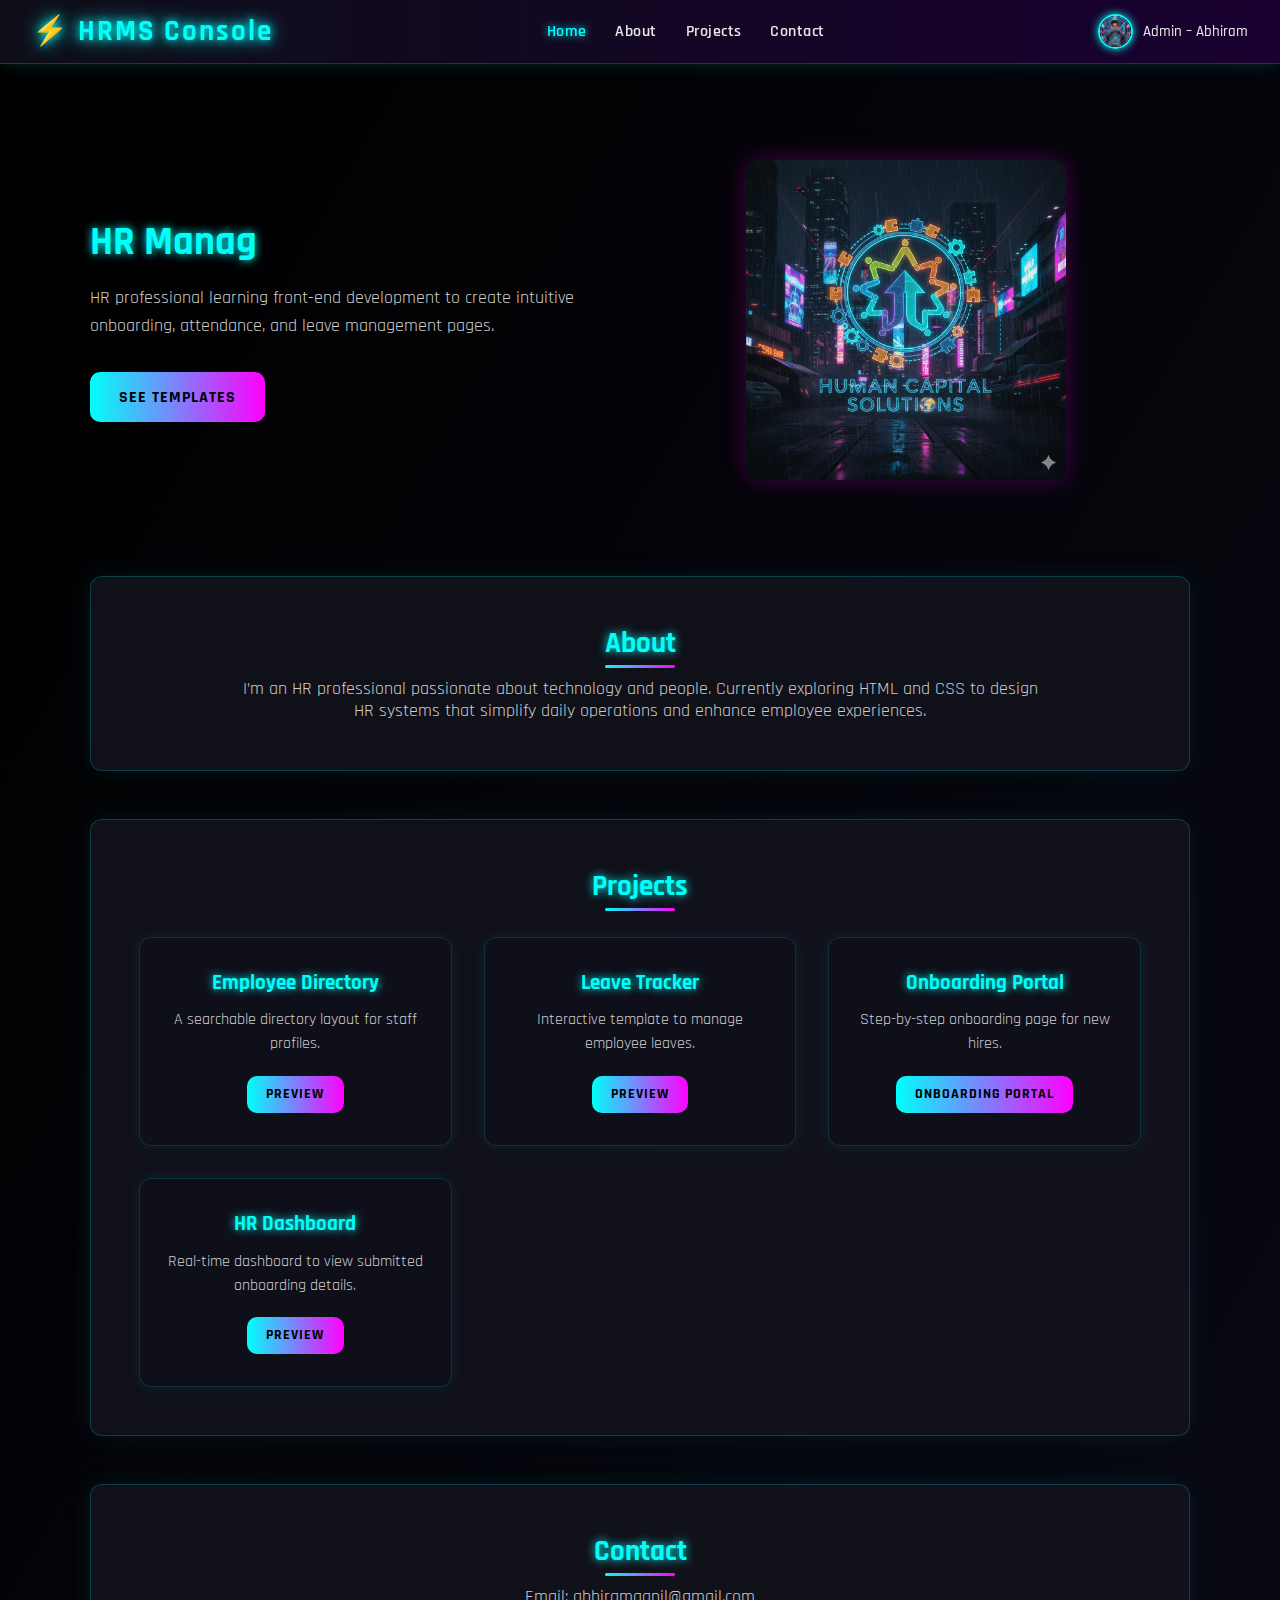
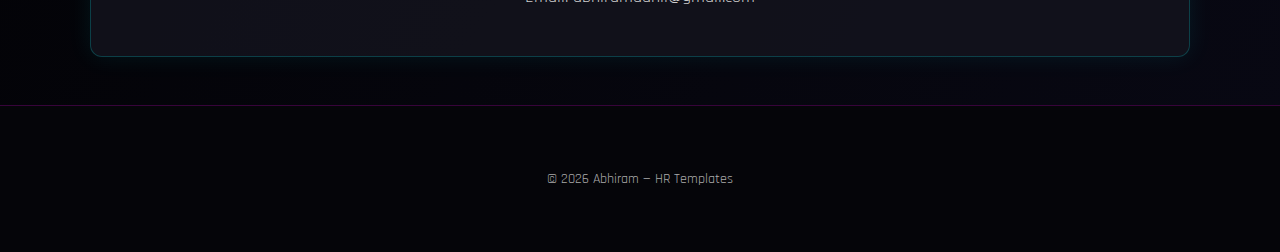
<file: index.html>
<!DOCTYPE html>
<html lang="en">
<head>
  <meta charset="utf-8" />
  <meta name="viewport" content="width=device-width, initial-scale=1" />
  <title>HR Portfolio — Abhiram</title>
  <link rel="stylesheet" href="css/style.css" />
  <link href="https://fonts.googleapis.com/css2?family=Rajdhani:wght@400;600&display=swap" rel="stylesheet">
</head>
<body>
  <header class="topbar">
  <div class="logo">⚡ HRMS Console</div>

  <nav class="navbar">
    <a href="#hero" class="nav-item active">Home</a>
    <a href="#about" class="nav-item">About</a>
    <a href="#projects" class="nav-item">Projects</a>
    <a href="#contact" class="nav-item">Contact</a>
  </nav>

  <div class="profile">
    <img src="images/admin.jpg" alt="Admin Avatar" class="avatar">
    <span class="admin-name">Admin – Abhiram</span>
  </div>
</header>


  <main>
    <section id="hero" class="hero container">
      <div class="hero-text">
        <h2 id="typed-text"></h2>
        <p>HR professional learning front-end development to create intuitive onboarding, attendance, and leave management pages.</p>
        <a class="btn" href="#projects">See Templates</a>
      </div>
      <div class="hero-image">
        <!-- This must match the filename you put in the images/ folder -->
        <img src="images/profile.png" alt="Profile image" width="260">
      </div>
    </section>

    <section id="about" class="container about">
      <h3>About</h3>
      <p>I’m an HR professional passionate about technology and people. Currently exploring HTML and CSS to design HR systems that simplify daily operations and enhance employee experiences.</p>
    </section>

    <section id="projects" class="container projects">
  <h3>Projects</h3>
  <div class="card-grid">
    <article class="card">
      <h4>Employee Directory</h4>
      <p>A searchable directory layout for staff profiles.</p>
      <a class="btn small" href="templates/employee_directory.html" target="_blank">Preview</a>
    </article>

    <article class="card">
      <h4>Leave Tracker</h4>
      <p>Interactive template to manage employee leaves.</p>
       <a class="btn small" href="templates/leave_tracker.html" target="_blank">Preview</a>
    </article>

    <article class="card">
      <h4>Onboarding Portal</h4>
      <p>Step-by-step onboarding page for new hires.</p>
      <a class="btn small" href="templates/onboarding_portal.html" target="_blank">Onboarding Portal</a>
    </article>

    <article class="card">
       <h4>HR Dashboard</h4>
       <p>Real-time dashboard to view submitted onboarding details.</p>
       <a class="btn small" href="templates/hr_dashboard.html" target="_blank">Preview</a>
    </article>

  </div>
</section>

    <section id="contact" class="container contact">
      <h3>Contact</h3>
      <p>Email: abhiramaanil@gmail.com</p>
    </section>
  </main>

  <footer class="site-footer">
    <div class="container">
      <p>© <span id="year"></span> Abhiram — HR Templates</p>
    </div>
  </footer>

<script>
  document.getElementById('year').textContent = new Date().getFullYear();
  // ===== TYPING EFFECT =====
const text = "HR Management Templates";
const speed = 100; // milliseconds per letter
let i = 0;

function typeEffect() {
  if (i < text.length) {
    document.getElementById("typed-text").innerHTML += text.charAt(i);
    i++;
    setTimeout(typeEffect, speed);
  }
}

window.onload = typeEffect;
</script>
</body>
</html>
</file>
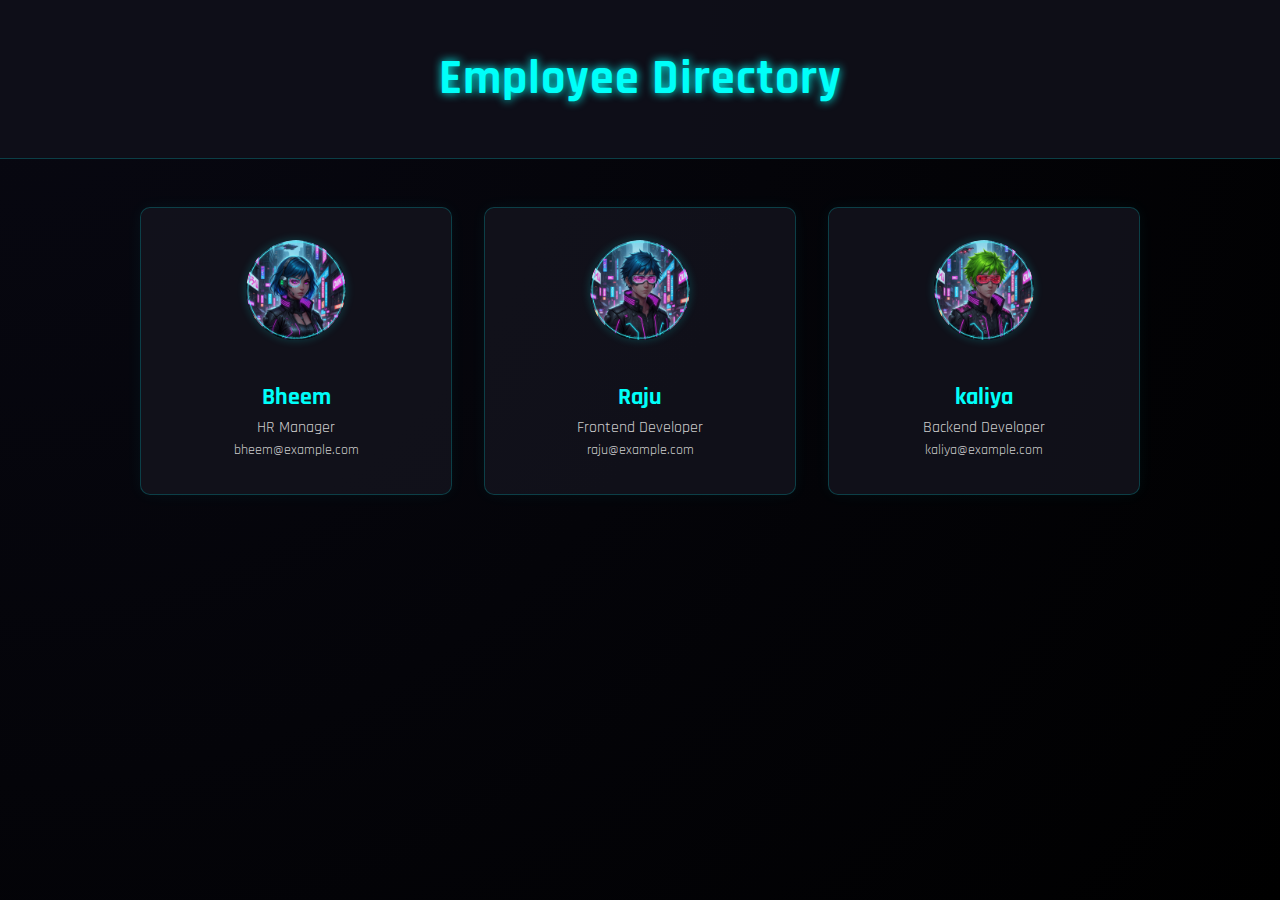
<file: employee_directory.html>
<!DOCTYPE html>
<html lang="en">
<head>
  <meta charset="utf-8" />
  <meta name="viewport" content="width=device-width, initial-scale=1" />
  <title>Employee Directory — HRMS</title>
  <link rel="stylesheet" href="../css/directory.css" />
</head>
<body>
  <header class="topbar">
    <h1>Employee Directory</h1>
  </header>

  <main class="directory">
    <div class="employee-card">
      <img src="../images/bheem.jpg" alt="Employee Photo">
      <h2>Bheem</h2>
      <p>HR Manager</p>
      <p class="email">bheem@example.com</p>
    </div>

    <div class="employee-card">
      <img src="../images/raju.jpg" alt="Employee Photo">
      <h2>Raju </h2>
      <p>Frontend Developer</p>
      <p class="email">raju@example.com</p>
    </div>

    <div class="employee-card">
      <img src="../images/kaliya.jpg" alt="Employee Photo">
      <h2>kaliya</h2>
      <p>Backend Developer</p>
      <p class="email">kaliya@example.com</p>
    </div>
  </main>
</body>
</html>
</file>
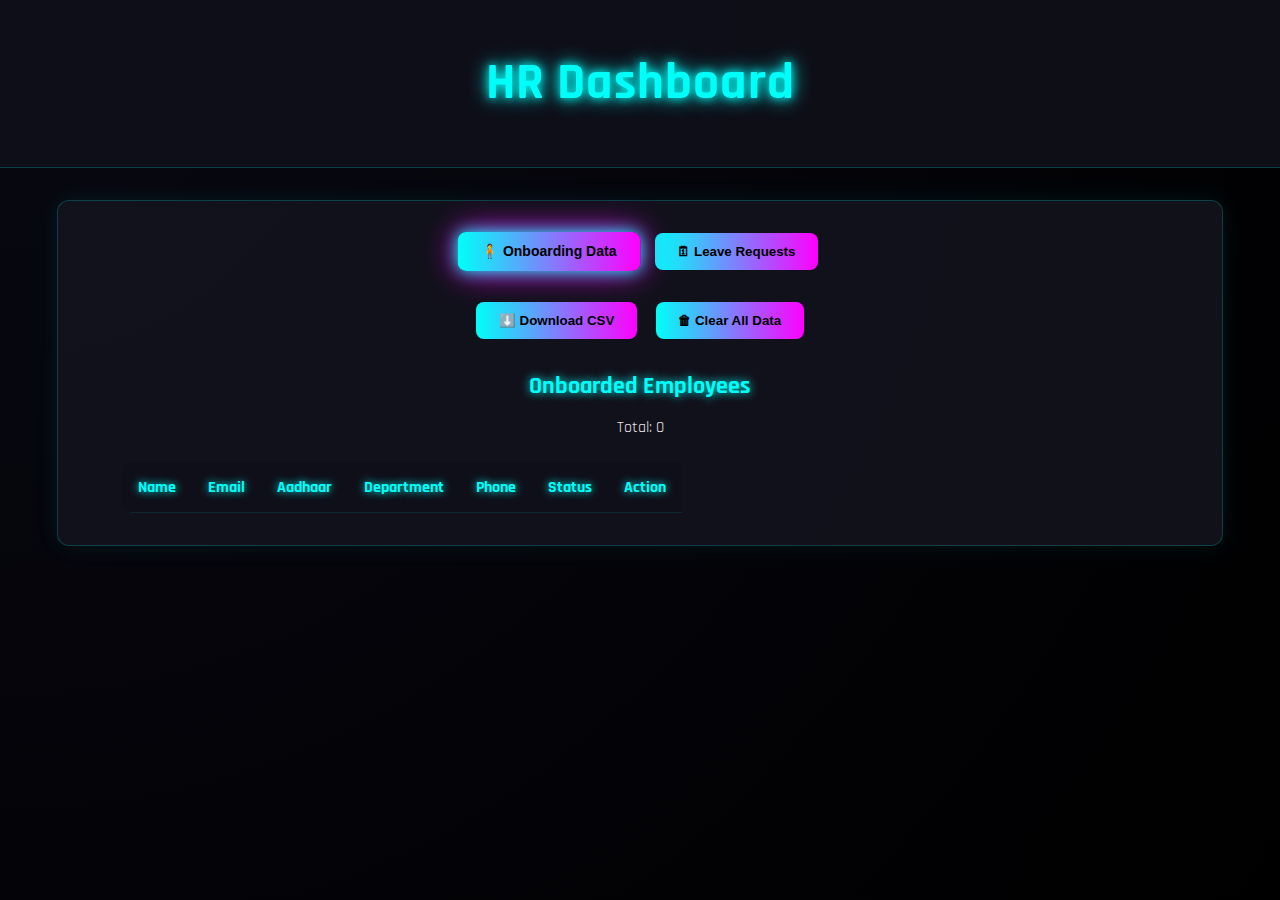
<file: hr_dashboard.html>
<!DOCTYPE html>
<html lang="en">
<head>
  <meta charset="utf-8" />
  <meta name="viewport" content="width=device-width, initial-scale=1" />
  <title>HR Dashboard — HRMS</title>
  <link rel="stylesheet" href="../css/dashboard.css" />
</head>
<body>
  <header class="topbar">
    <h1>HR Dashboard</h1>
  </header>

  <main class="dashboard">
    <div class="actions">
      <button id="tabOnboarding" class="active">🧍 Onboarding Data</button>
      <button id="tabLeave">🗓 Leave Requests</button>
    </div>

    <section id="onboardingSection" class="data-section">
      <div class="actions">
        <button id="downloadBtn">⬇️ Download CSV</button>
        <button id="clearBtn">🗑 Clear All Data</button>
      </div>

      <div class="summary">
        <h2>Onboarded Employees</h2>
        <p>Total: <span id="countOnboard">0</span></p>
      </div>

<div class="table-wrapper">
  <table>
    <thead>
      <tr>
        <th>Name</th>
        <th>Email</th>
        <th>Aadhaar</th>
        <th>Department</th>
        <th>Phone</th>
        <th>Status</th>
        <th>Action</th>
      </tr>
    </thead>
    <tbody id="dataTableOnboard"></tbody>
  </table>
</div>

    </section>

    <section id="leaveSection" class="data-section hidden">
      <div class="summary">
        <h2>Leave Requests</h2>
        <p>Total: <span id="countLeave">0</span></p>
      </div>

      <table>
        <thead>
          <tr>
            <th>Name</th>
            <th>Department</th>
            <th>Type</th>
            <th>From</th>
            <th>To</th>
            <th>Reason</th>
            <th>Status</th>
          </tr>
        </thead>
        <tbody id="dataTableLeave"></tbody>
      </table>
    </section>
  </main>

  <script>
    // ===== ONBOARDING DATA =====
    const onboardTable = document.getElementById('dataTableOnboard');
    const onboardCount = document.getElementById('countOnboard');
    let onboardData = JSON.parse(localStorage.getItem('onboardingData')) || [];

    function renderOnboarding() {
      onboardTable.innerHTML = '';
      onboardData.forEach((emp, i) => {
        const row = document.createElement('tr');
        const status = emp.status || "Pending";
        row.innerHTML = `
          <td>${emp.fullname}</td>
          <td>${emp.email}</td>
          <td>${emp.aadhar}</td>
          <td>${emp.department}</td>
          <td>${emp.phone}</td>
          <td><span class="badge ${status.toLowerCase()}">${status}</span></td>
          <td>
            <button class="approve" data-index="${i}">Approve</button>
            <button class="reject" data-index="${i}">Reject</button>
          </td>
        `;
        onboardTable.appendChild(row);
      });
      onboardCount.textContent = onboardData.length;
    }
    renderOnboarding();

    onboardTable.addEventListener('click', (e) => {
      if (e.target.classList.contains('approve') || e.target.classList.contains('reject')) {
        const i = e.target.dataset.index;
        onboardData[i].status = e.target.classList.contains('approve') ? "Approved" : "Rejected";
        localStorage.setItem('onboardingData', JSON.stringify(onboardData));
        renderOnboarding();
      }
    });

    document.getElementById('downloadBtn').addEventListener('click', () => {
      let csv = "Name,Email,Aadhaar,Department,Phone,Status\n";
      onboardData.forEach(emp => {
        csv += `${emp.fullname},${emp.email},${emp.aadhar},${emp.department},${emp.phone},${emp.status || 'Pending'}\n`;
      });
      const blob = new Blob([csv], { type: 'text/csv' });
      const a = document.createElement('a');
      a.href = URL.createObjectURL(blob);
      a.download = 'onboarding_data.csv';
      a.click();
    });

    document.getElementById('clearBtn').addEventListener('click', () => {
      if (confirm("Clear all onboarding data?")) {
        localStorage.removeItem('onboardingData');
        onboardData = [];
        renderOnboarding();
        onboardCount.textContent = 0;
      }
    });

    // ===== LEAVE REQUESTS DATA =====
    const leaveTable = document.getElementById('dataTableLeave');
    const leaveCount = document.getElementById('countLeave');
    let leaveData = JSON.parse(localStorage.getItem('leaveRequests')) || [];

    function renderLeave() {
      leaveTable.innerHTML = '';
      leaveData.forEach(req => {
        const row = document.createElement('tr');
        row.innerHTML = `
          <td>${req.name}</td>
          <td>${req.department}</td>
          <td>${req.type}</td>
          <td>${req.from}</td>
          <td>${req.to}</td>
          <td>${req.reason}</td>
          <td><span class="badge pending">${req.status}</span></td>
        `;
        leaveTable.appendChild(row);
      });
      leaveCount.textContent = leaveData.length;
    }
    renderLeave();

    // ===== TAB SWITCHING =====
    const tabOnboarding = document.getElementById('tabOnboarding');
    const tabLeave = document.getElementById('tabLeave');
    const onboardSection = document.getElementById('onboardingSection');
    const leaveSection = document.getElementById('leaveSection');

    tabOnboarding.addEventListener('click', () => {
      tabOnboarding.classList.add('active');
      tabLeave.classList.remove('active');
      onboardSection.classList.remove('hidden');
      leaveSection.classList.add('hidden');
    });

    tabLeave.addEventListener('click', () => {
      tabLeave.classList.add('active');
      tabOnboarding.classList.remove('active');
      leaveSection.classList.remove('hidden');
      onboardSection.classList.add('hidden');
    });
  </script>
</body>
</html>
</file>
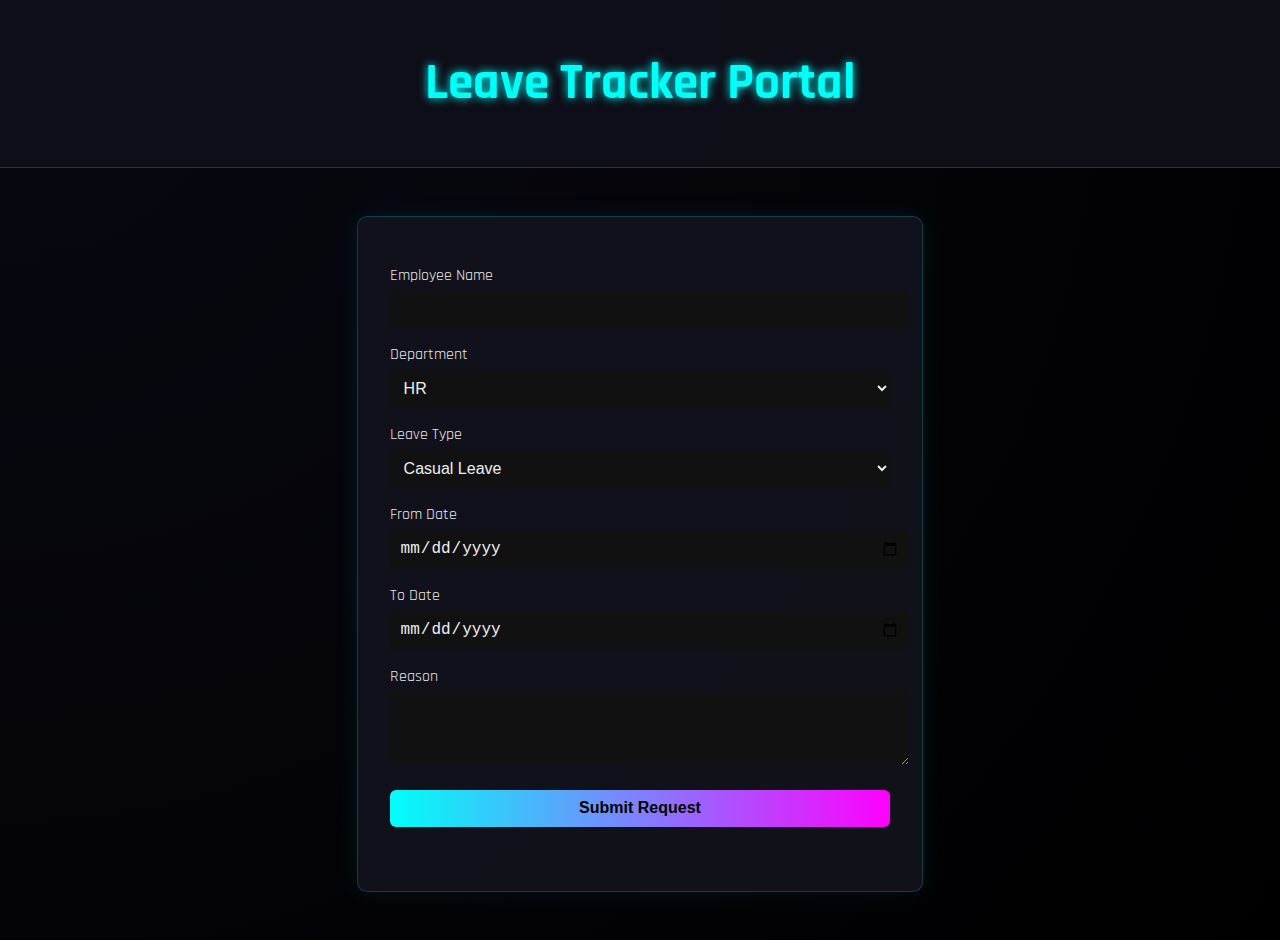
<file: leave_tracker.html>
<!DOCTYPE html>
<html lang="en">
<head>
  <meta charset="utf-8" />
  <meta name="viewport" content="width=device-width, initial-scale=1" />
  <title>Leave Tracker — HRMS</title>
  <link rel="stylesheet" href="../css/leave.css" />
</head>
<body>
  <header class="topbar">
    <h1>Leave Tracker Portal</h1>
  </header>

  <main class="form-container">
    <form id="leaveForm">
      <label>Employee Name</label>
      <input type="text" name="name" required>

      <label>Department</label>
      <select name="department" required>
        <option>HR</option>
        <option>Engineering</option>
        <option>Marketing</option>
        <option>Finance</option>
      </select>

      <label>Leave Type</label>
      <select name="type" required>
        <option>Casual Leave</option>
        <option>Sick Leave</option>
        <option>Earned Leave</option>
      </select>

      <label>From Date</label>
      <input type="date" name="from" required>

      <label>To Date</label>
      <input type="date" name="to" required>

      <label>Reason</label>
      <textarea name="reason" rows="3" required></textarea>

      <button type="submit">Submit Request</button>
    </form>

    <div id="output"></div>
  </main>

  <script>
    const form = document.getElementById('leaveForm');
    const output = document.getElementById('output');

    form.addEventListener('submit', function(e) {
      e.preventDefault();

      const formData = new FormData(form);
      const data = Object.fromEntries(formData.entries());
      data.status = "Pending"; // Default status

      const existing = JSON.parse(localStorage.getItem('leaveRequests')) || [];
      existing.push(data);
      localStorage.setItem('leaveRequests', JSON.stringify(existing));

      output.innerHTML = `
        <h2>✅ Leave Submitted</h2>
        <p>${data.name}, your ${data.type.toLowerCase()} request is pending approval.</p>
      `;

      form.reset();
    });
  </script>
</body>
</html>
</file>
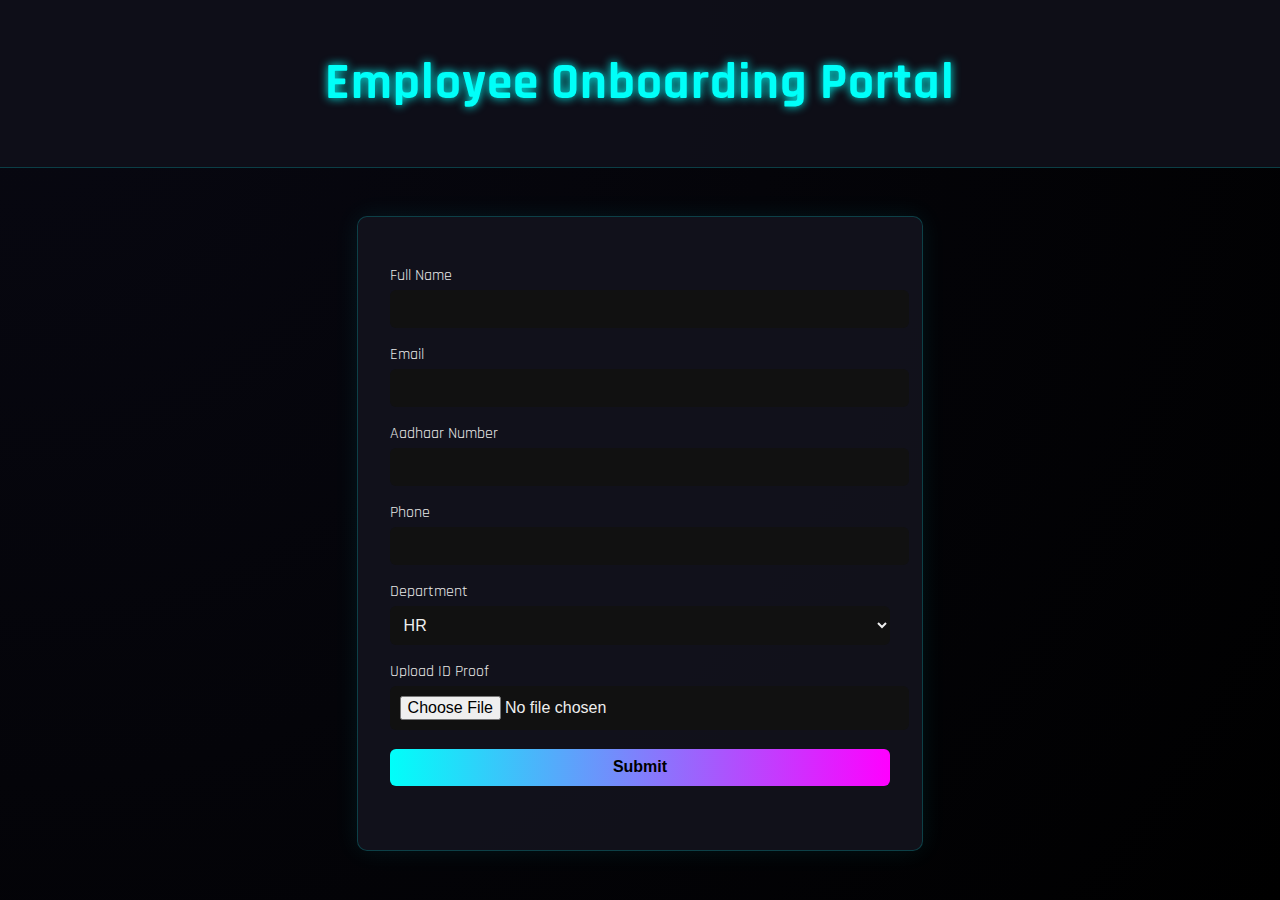
<file: onboarding_portal.html>
<!DOCTYPE html>
<html lang="en">
<head>
  <meta charset="utf-8" />
  <meta name="viewport" content="width=device-width, initial-scale=1" />
  <title>Onboarding Portal — HRMS</title>
  <link rel="stylesheet" href="../css/portal.css" />
</head>
<body>
  <header class="topbar">
    <h1>Employee Onboarding Portal</h1>
  </header>

  <main class="form-container">
    <form id="onboardingForm">
      <label>Full Name</label>
      <input type="text" name="fullname" required>

      <label>Email</label>
      <input type="email" name="email" required>

      <label>Aadhaar Number</label>
      <input type="text" name="aadhar" maxlength="12" required>

      <label>Phone</label>
      <input type="tel" name="phone" required>

      <label>Department</label>
      <select name="department">
        <option>HR</option>
        <option>Engineering</option>
        <option>Marketing</option>
        <option>Finance</option>
      </select>

      <label>Upload ID Proof</label>
      <input type="file" name="idproof" accept=".jpg,.jpeg,.png,.pdf">

      <button type="submit">Submit</button>
    </form>

    <div id="output"></div>
  </main>

  <script>
    const form = document.getElementById('onboardingForm');
    const output = document.getElementById('output');

    form.addEventListener('submit', function(e) {
      e.preventDefault();

      // Collect form data
      const formData = new FormData(form);
      const data = Object.fromEntries(formData.entries());

      // Retrieve existing submissions
      const existing = JSON.parse(localStorage.getItem('onboardingData')) || [];

      // Add new record
      existing.push(data);

      // Save back to LocalStorage
      localStorage.setItem('onboardingData', JSON.stringify(existing));

      // Confirmation
      output.innerHTML = `
        <h2>✅ Submission Successful</h2>
        <p>Welcome, ${data.fullname}!</p>
        <p>Your details have been recorded.</p>
      `;

      form.reset();
    });
  </script>
</body>
</html>
</file>
<file: css/style.css>
/* ====== CYBERPUNK PORTFOLIO LAYOUT ====== */

/* Import futuristic font */
@import url('https://fonts.googleapis.com/css2?family=Rajdhani:wght@400;600&display=swap');
/* ===== CYBERPUNK HEADER ===== */
.topbar {
  display: flex;
  align-items: center;
  justify-content: space-between;
  padding: 0.8rem 2rem;
  background: linear-gradient(90deg, rgba(15,15,25,0.95), rgba(25,0,50,0.95));
  border-bottom: 1px solid rgba(0,255,255,0.2);
  box-shadow: 0 0 15px rgba(0,255,255,0.15);
  position: sticky;
  top: 0;
  z-index: 100;
}

.logo {
  font-family: 'Rajdhani', sans-serif;
  font-weight: 700;
  color: #00fff9;
  font-size: 1.5rem;
  text-shadow: 0 0 8px #00fff9, 0 0 20px #ff00ff;
  letter-spacing: 1px;
  cursor: pointer;
  user-select: none;
  transition: transform 0.3s ease;
}
.logo:hover {
  transform: scale(1.05);
}

.navbar {
  display: flex;
  gap: 1.8rem;
}

.nav-item {
  color: #e6e6e6;
  text-decoration: none;
  font-weight: 600;
  letter-spacing: 0.5px;
  position: relative;
  transition: all 0.3s ease;
}

.nav-item::after {
  content: '';
  position: absolute;
  bottom: -4px;
  left: 0;
  width: 0%;
  height: 2px;
  background: linear-gradient(90deg, #00fff9, #ff00ff);
  transition: width 0.3s ease;
}

.nav-item:hover::after {
  width: 100%;
}

.nav-item.active {
  color: #00fff9;
  text-shadow: 0 0 8px #00fff9;
}

.profile {
  display: flex;
  align-items: center;
  gap: 0.6rem;
  color: #e6e6e6;
  font-weight: 500;
  font-size: 0.95rem;
}

.avatar {
  width: 35px;
  height: 35px;
  border-radius: 50%;
  border: 2px solid #00fff9;
  box-shadow: 0 0 8px #00fff9;
  object-fit: cover;
}

@media (max-width: 900px) {
  .navbar {
    display: none;
  }
  .logo {
    font-size: 1.3rem;
  }
  .profile .admin-name {
    display: none;
  }
}

@media (max-width: 600px) {
  .topbar {
    padding: 0.6rem 1rem;
  }
  .avatar {
    width: 30px;
    height: 30px;
  }
}

* {
  box-sizing: border-box;
  margin: 0;
  padding: 0;
}

body {
  font-family: 'Rajdhani', sans-serif;
  background: radial-gradient(circle at top left, #080812 0%, #000 100%);
  color: #e6e6e6;
  min-height: 100vh;
  overflow-x: hidden;
}

/* Generic container for consistent width */
.container {
  width: 90%;
  max-width: 1100px;
  margin: 0 auto;
  padding: 2rem 0;
}

/* ===== HEADER ===== */
.site-header {
  background: rgba(10, 10, 15, 0.85);
  border-bottom: 1px solid rgba(0, 255, 255, 0.2);
  backdrop-filter: blur(8px);
  position: sticky;
  top: 0;
  z-index: 100;
}

.header-inner {
  display: flex;
  justify-content: space-between;
  align-items: center;
  padding: 1.2rem 0;
}

.logo {
  font-size: 1.8rem;
  font-weight: 700;
  color: #00fff9;
  letter-spacing: 2px;
  text-shadow: 0 0 8px #00fff9, 0 0 20px #00fff9;
}

.nav a {
  color: #ccc;
  margin-left: 2rem;
  text-decoration: none;
  text-transform: uppercase;
  font-weight: 600;
  font-size: 0.95rem;
  transition: color 0.3s, text-shadow 0.3s;
}
.nav a:hover {
  color: #ff00ff;
  text-shadow: 0 0 10px #ff00ff, 0 0 20px #ff00ff;
}

/* ===== HERO SECTION ===== */
.hero {
  display: flex;
  align-items: center;
  justify-content: space-between;
  flex-wrap: wrap;
  gap: 2rem;
  padding: 6rem 0;
  text-align: left;
}

.hero-text {
  flex: 1 1 450px;
  max-width: 500px;
}

.hero-text h2 {
  font-size: 2.5rem;
  color: #00fff9;
  text-shadow: 0 0 10px #00fff9;
  margin-bottom: 1rem;
}

.hero-text p {
  color: #ccc;
  line-height: 1.6;
  margin-bottom: 2rem;
  font-size: 1.1rem;
}

.btn {
  display: inline-block;
  padding: 0.9rem 1.8rem;
  background: linear-gradient(90deg, #00fff9, #ff00ff);
  color: #000;
  border-radius: 10px;
  font-weight: 700;
  text-transform: uppercase;
  text-decoration: none;
  letter-spacing: 1px;
  transition: transform 0.3s ease, box-shadow 0.3s ease;
}
.btn:hover {
  transform: scale(1.1);
  box-shadow: 0 0 20px #00fff9, 0 0 25px #ff00ff;
}

.hero-image {
  flex: 1 1 350px;
  display: flex;
  justify-content: center;
}
.hero-image img {
  width: 320px;
  border-radius: 12px;
  box-shadow: 0 0 25px rgba(255, 0, 255, 0.25);
  transition: transform 0.5s ease, box-shadow 0.5s ease;
}
.hero-image img:hover {
  transform: scale(1.08);
  box-shadow: 0 0 40px rgba(0, 255, 255, 0.5);
}

/* ===== SECTION HEADERS ===== */
section h3 {
  text-align: center;
  font-size: 1.8rem;
  color: #00fff9;
  text-shadow: 0 0 10px #00fff9;
  margin-bottom: 1rem;
  position: relative;
}
section h3::after {
  content: "";
  position: absolute;
  bottom: -6px;
  left: 50%;
  transform: translateX(-50%);
  width: 70px;
  height: 3px;
  background: linear-gradient(90deg, #00fff9, #ff00ff);
  border-radius: 2px;
}

/* ===== CONTENT SECTIONS ===== */
.about, .projects, .contact {
  background: rgba(20, 20, 30, 0.8);
  border: 1px solid rgba(0, 255, 255, 0.2);
  border-radius: 12px;
  box-shadow: 0 0 25px rgba(0, 255, 255, 0.08);
  margin-bottom: 3rem;
  padding: 3rem;
  transition: transform 0.4s ease, box-shadow 0.4s ease;
}

.about:hover, .projects:hover, .contact:hover {
  transform: translateY(-5px);
  box-shadow: 0 0 40px rgba(255, 0, 255, 0.3);
}

.about p, .projects p, .contact p {
  text-align: center;
  color: #ccc;
  font-size: 1.1rem;
  max-width: 800px;
  margin: 0 auto;
}

/* ===== FOOTER ===== */
.site-footer {
  background: #050509;
  border-top: 1px solid rgba(255, 0, 255, 0.2);
  text-align: center;
  padding: 2rem 0;
}
.site-footer p {
  color: #aaa;
  font-size: 0.9rem;
}

/* ===== RESPONSIVE ===== */
@media (max-width: 900px) {
  .hero {
    text-align: center;
    flex-direction: column;
  }
  .hero-text {
    max-width: 600px;
  }
  .hero-image {
    margin-top: 1.5rem;
  }
  .nav {
    display: none;
  }
}
body {
  background: linear-gradient(120deg, #000, #0b0b1a, #050509, #10101c);
  background-size: 400% 400%;
  animation: moveBG 18s ease infinite;
}

@keyframes moveBG {
  0% { background-position: 0% 50%; }
  50% { background-position: 100% 50%; }
  100% { background-position: 0% 50%; }
}
/* ===== NEON FLICKER EFFECT ===== */
@keyframes flicker {
  0%, 19%, 21%, 23%, 25%, 54%, 56%, 100% {
    opacity: 1;
    text-shadow:
      0 0 5px #00fff9,
      0 0 10px #00fff9,
      0 0 20px #00fff9,
      0 0 40px #ff00ff,
      0 0 80px #ff00ff;
  }
  20%, 24%, 55% {
    opacity: 0.6;
    text-shadow: none;
  }
}

/* Apply flicker to the logo */
.logo {
  animation: flicker 3s infinite;
}

/* Pulsing button glow */
@keyframes pulse {
  0% {
    box-shadow: 0 0 10px #00fff9, 0 0 20px #ff00ff;
  }
  50% {
    box-shadow: 0 0 25px #00fff9, 0 0 40px #ff00ff;
  }
  100% {
    box-shadow: 0 0 10px #00fff9, 0 0 20px #ff00ff;
  }
}

.btn {
  animation: pulse 2s infinite alternate;
}
html {
  scroll-behavior: smooth;
}
/* Glowing text hover effect */
a, h2, h3 {
  transition: all 0.3s ease;
}

a:hover, h2:hover, h3:hover {
  color: #ff00ff;
  text-shadow: 0 0 15px #ff00ff, 0 0 30px #00fff9;
}
/* ===== PROJECT CARD GRID ===== */
.card-grid {
  display: grid;
  grid-template-columns: repeat(auto-fit, minmax(270px, 1fr));
  gap: 2rem;
  margin-top: 2rem;
}

/* Card design */
.card {
  background: rgba(15, 15, 25, 0.9);
  border: 1px solid rgba(0, 255, 255, 0.15);
  border-radius: 12px;
  padding: 2rem 1.5rem;
  text-align: center;
  color: #ccc;
  box-shadow: 0 0 15px rgba(0, 255, 255, 0.08);
  transition: transform 0.4s ease, box-shadow 0.4s ease, border 0.4s ease;
}

/* Hover effect */
.card:hover {
  transform: translateY(-10px) scale(1.03);
  border-color: #ff00ff;
  box-shadow: 0 0 25px rgba(255, 0, 255, 0.25), 0 0 45px rgba(0, 255, 255, 0.15);
}

/* Card title */
.card h4 {
  color: #00fff9;
  font-size: 1.3rem;
  margin-bottom: 0.8rem;
  text-shadow: 0 0 8px #00fff9;
}

/* Card paragraph */
.card p {
  font-size: 1rem;
  line-height: 1.5;
  margin-bottom: 1.2rem;
}

/* Smaller version of button inside cards */
.btn.small {
  font-size: 0.85rem;
  padding: 0.6rem 1.2rem;
  animation: none; /* stops pulse if too distracting inside cards */
  transition: all 0.3s ease;
}

.btn.small:hover {
  transform: scale(1.1);
  box-shadow: 0 0 12px #00fff9, 0 0 20px #ff00ff;
}
</file>
<file: css/directory.css>
@import url('https://fonts.googleapis.com/css2?family=Rajdhani:wght@400;600&display=swap');

body {
  font-family: 'Rajdhani', sans-serif;
  background: radial-gradient(circle at top left, #080812, #000);
  color: #e6e6e6;
  margin: 0;
  padding: 0;
  min-height: 100vh;
}

.topbar {
  text-align: center;
  background: rgba(15,15,25,0.9);
  padding: 1rem;
  border-bottom: 1px solid rgba(0,255,255,0.2);
  text-shadow: 0 0 10px #00fff9;
  color: #00fff9;
  font-size: 1.5rem;
  letter-spacing: 1px;
}

.directory {
  display: grid;
  grid-template-columns: repeat(auto-fit, minmax(250px, 1fr));
  gap: 2rem;
  padding: 3rem;
  width: 90%;
  max-width: 1000px;
  margin: 0 auto;
}

.employee-card {
  background: rgba(20,20,30,0.8);
  border: 1px solid rgba(0,255,255,0.2);
  border-radius: 10px;
  text-align: center;
  padding: 2rem;
  box-shadow: 0 0 15px rgba(0,255,255,0.05);
  transition: transform 0.3s ease, box-shadow 0.3s ease;
}

.employee-card:hover {
  transform: translateY(-8px) scale(1.03);
  box-shadow: 0 0 25px rgba(255,0,255,0.3);
}

.employee-card img {
  width: 100px;
  height: 100px;
  border-radius: 50%;
  margin-bottom: 1rem;
  box-shadow: 0 0 10px rgba(0,255,255,0.2);
}

.employee-card h2 {
  color: #00fff9;
  margin-bottom: 0.3rem;
}

.employee-card p {
  color: #ccc;
  margin: 0.2rem 0;
}

.email {
  color: #ff00ff;
  font-size: 0.9rem;
}
</file>
<file: css/dashboard.css>
@import url('https://fonts.googleapis.com/css2?family=Rajdhani:wght@400;600&display=swap');

/* ===== BASE ===== */
body {
  font-family: 'Rajdhani', sans-serif;
  background: radial-gradient(circle at top left, #080812 0%, #000 100%);
  color: #e6e6e6;
  margin: 0;
  min-height: 100vh;
  overflow-x: hidden;
}

/* ===== HEADER ===== */
.topbar {
  text-align: center;
  background: rgba(15, 15, 25, 0.9);
  padding: 1rem;
  border-bottom: 1px solid rgba(0,255,255,0.2);
  color: #00fff9;
  font-size: 1.6rem;
  letter-spacing: 1px;
  text-shadow: 0 0 10px #00fff9, 0 0 20px #00fff9;
  backdrop-filter: blur(6px);
}

/* ===== MAIN WRAPPER ===== */
.dashboard {
  width: 90%;
  max-width: 1100px;
  margin: 3rem auto;
  background: rgba(20,20,30,0.85);
  border: 1px solid rgba(0,255,255,0.2);
  border-radius: 12px;
  padding: 2rem;
  box-shadow: 0 0 25px rgba(0,255,255,0.08);
}

/* ===== ACTION BUTTONS ===== */
.actions {
  display: flex;
  justify-content: center;
  gap: 1.2rem;
  margin-bottom: 2rem;
}

.actions button {
  background: linear-gradient(90deg,#00fff9,#ff00ff);
  color: #000;
  font-weight: 700;
  border: none;
  padding: 0.7rem 1.4rem;
  border-radius: 8px;
  cursor: pointer;
  transition: transform .2s, box-shadow .2s;
}

.actions button:hover {
  transform: scale(1.05);
  box-shadow: 0 0 12px #00fff9, 0 0 22px #ff00ff;
}

/* ===== SUMMARY ===== */
.summary {
  text-align: center;
  margin-bottom: 1.5rem;
}

.summary h2 {
  color: #00fff9;
  text-shadow: 0 0 10px #00fff9;
  margin-bottom: 0.4rem;
}

/* ===== TABLE ===== */
table {
  width: 100%;
  border-collapse: collapse;
  color: #e6e6e6;
  border-radius: 10px;
  overflow: hidden;
}

th, td {
  padding: 0.8rem 1rem;
  border-bottom: 1px solid rgba(0,255,255,0.15);
  text-align: left;
}

th {
  color: #00fff9;
  font-weight: 700;
  text-shadow: 0 0 8px #00fff9;
  background: rgba(15,15,25,0.8);
}

tr:hover {
  background: rgba(0,255,255,0.08);
  transition: background 0.3s;
}

/* ===== STATUS BADGES ===== */
.badge {
  padding: 0.3rem 0.7rem;
  border-radius: 5px;
  font-weight: 600;
  text-transform: capitalize;
  letter-spacing: .3px;
}

.badge.pending {
  background: #ffcc00;
  color: #000;
  box-shadow: 0 0 6px #ffcc00;
}

.badge.approved {
  background: #00ff99;
  color: #000;
  box-shadow: 0 0 6px #00ff99;
}

.badge.rejected {
  background: #ff0044;
  color: #fff;
  box-shadow: 0 0 6px #ff0044;
}

/* ===== ACTION BUTTONS IN TABLE ===== */
.approve, .reject {
  padding: 0.3rem 0.8rem;
  margin: 0 0.3rem;
  border: none;
  border-radius: 6px;
  font-weight: 600;
  cursor: pointer;
  transition: transform .2s, box-shadow .2s;
}

.approve {
  background: #00ff99;
  color: #000;
}
.approve:hover {
  transform: scale(1.1);
  box-shadow: 0 0 10px #00ff99;
}

.reject {
  background: #ff0044;
  color: #fff;
}
.reject:hover {
  transform: scale(1.1);
  box-shadow: 0 0 10px #ff0044;
}

/* ===== SMOOTH SCROLL & HOVER SHINE ===== */
html { scroll-behavior: smooth; }

a, button, th, td, h1, h2 {
  transition: all 0.3s ease;
}
a:hover, th:hover, h1:hover, h2:hover {
  text-shadow: 0 0 10px #ff00ff, 0 0 20px #00fff9;
}

/* ===== RESPONSIVE FIX ===== */
@media (max-width: 1000px) {
  .dashboard {
    padding: 1rem;
  }

  table {
    display: block;
    width: 100%;
    overflow-x: auto; /* Enables horizontal scroll on small screens */
    white-space: nowrap; /* Prevents buttons and text from wrapping oddly */
    border-radius: 8px;
  }

  th, td {
    padding: 0.6rem 0.8rem;
  }

  .approve, .reject {
    display: inline-block;
    margin: 0.2rem;
    padding: 0.3rem 0.5rem;
    font-size: 0.85rem;
  }

  .actions {
    flex-direction: column;
    align-items: center;
  }

  .actions button {
    width: 100%;
    max-width: 250px;
  }
}

@media (max-width: 600px) {
  .topbar {
    font-size: 1.2rem;
  }

  .summary h2 {
    font-size: 1.3rem;
  }

  table {
    font-size: 0.85rem;
  }

  .approve, .reject {
    font-size: 0.75rem;
    padding: 0.25rem 0.4rem;
  }
}
/* ===== TAB BUTTONS ===== */
.actions button.active {
  box-shadow: 0 0 15px #00fff9, 0 0 30px #ff00ff;
  transform: scale(1.05);
}

/* ===== HIDE/SHOW SECTIONS ===== */
.hidden {
  display: none;
}

.data-section {
  animation: fadeIn 0.4s ease;
}

@keyframes fadeIn {
  from { opacity: 0; transform: translateY(10px); }
  to { opacity: 1; transform: translateY(0); }
}



/* ===== UNIVERSAL FLEXIBILITY ===== */
.dashboard {
  width: 95%;
  max-width: 1100px;
  margin: 2rem auto;
  background: rgba(20,20,30,0.85);
  border: 1px solid rgba(0,255,255,0.2);
  border-radius: 12px;
  padding: 2rem;
  box-shadow: 0 0 25px rgba(0,255,255,0.08);
  transition: all 0.3s ease;
}

/* ===== RESPONSIVE TABLE CONTAINER ===== */
table {
  width: 100%;
  border-collapse: collapse;
  color: #e6e6e6;
  overflow-x: auto;
  display: block; /* allows scroll and width adjustments */
}

th, td {
  padding: 0.9rem 1rem;
  border-bottom: 1px solid rgba(0,255,255,0.1);
  text-align: left;
  white-space: nowrap; /* prevents text wrapping awkwardly */
}

/* ===== RESPONSIVE DESIGN BREAKPOINTS ===== */

/* Large screens */
@media (max-width: 1200px) {
  .dashboard {
    padding: 1.5rem;
    width: 96%;
  }
}

/* Tablets and small laptops */
@media (max-width: 992px) {
  body {
    font-size: 0.95rem;
  }

  .dashboard {
    padding: 1.2rem;
    width: 95%;
  }

  th, td {
    padding: 0.7rem 0.8rem;
  }

  .actions {
    flex-direction: column;
    align-items: center;
    gap: 0.8rem;
  }

  .actions button {
    width: 100%;
    max-width: 300px;
  }
}

/* Tablets and large phones */
@media (max-width: 768px) {
  .topbar {
    font-size: 1.3rem;
  }

  table {
    font-size: 0.85rem;
  }

  .approve, .reject {
    padding: 0.3rem 0.6rem;
    font-size: 0.8rem;
  }

  th, td {
    padding: 0.6rem;
  }

  .summary h2 {
    font-size: 1.1rem;
  }
}

/* Phones */
@media (max-width: 480px) {
  body {
    font-size: 0.9rem;
  }

  .dashboard {
    padding: 1rem;
    width: 96%;
  }

  .topbar {
    font-size: 1.1rem;
  }

  table {
    font-size: 0.8rem;
  }

  th, td {
    padding: 0.5rem;
  }

  .approve, .reject {
    font-size: 0.7rem;
    padding: 0.25rem 0.4rem;
  }

  .actions button {
    width: 100%;
    max-width: 250px;
    font-size: 0.9rem;
  }

  /* Allow horizontal scroll if table too wide */
  table {
    display: block;
    overflow-x: auto;
  }
}
/* ===== TABLE ALIGNMENT FIX ===== */
.table-wrapper {
  width: 100%;
  padding: 0 2rem;            /* adds clean space on left and right */
  box-sizing: border-box;
  overflow-x: auto;           /* still allows scrolling on small screens */
}

.table-wrapper table {
  width: 100%;
  border-collapse: collapse;
}
</file>
<file: css/leave.css>
@import url('https://fonts.googleapis.com/css2?family=Rajdhani:wght@400;600&display=swap');
body { font-family: 'Rajdhani', sans-serif; background: radial-gradient(circle at top left, #080812, #000); color: #e6e6e6; margin: 0; padding: 0; }
.topbar { text-align: center; background: rgba(15,15,25,0.9); padding: 1rem; border-bottom: 1px solid rgba(0,255,255,0.2); text-shadow: 0 0 10px #00fff9; color: #00fff9; font-size: 1.6rem; }
.form-container { width: 90%; max-width: 500px; margin: 3rem auto; background: rgba(20,20,30,0.85); border: 1px solid rgba(0,255,255,0.2); border-radius: 10px; padding: 2rem; box-shadow: 0 0 25px rgba(0,255,255,0.08); }
label { display: block; margin-top: 1rem; margin-bottom: 0.3rem; }
input, select, textarea, button { width: 100%; padding: 0.6rem; border: none; border-radius: 6px; font-size: 1rem; }
input, select, textarea { background: #111; color: #eee; }
button { background: linear-gradient(90deg, #00fff9, #ff00ff); color: #000; font-weight: 700; margin-top: 1.2rem; cursor: pointer; transition: transform 0.2s, box-shadow 0.2s; }
button:hover { transform: scale(1.05); box-shadow: 0 0 15px #00fff9, 0 0 25px #ff00ff; }
#output { text-align: center; margin-top: 2rem; color: #00fff9; }
</file>
<file: css/portal.css>
@import url('https://fonts.googleapis.com/css2?family=Rajdhani:wght@400;600&display=swap');
body {
  font-family: 'Rajdhani', sans-serif;
  background: radial-gradient(circle at top left, #080812, #000);
  color: #e6e6e6;
  margin: 0;
  padding: 0;
  min-height: 100vh;
}
.topbar {
  text-align: center;
  background: rgba(15,15,25,0.9);
  padding: 1rem;
  border-bottom: 1px solid rgba(0,255,255,0.2);
  text-shadow: 0 0 10px #00fff9;
  color: #00fff9;
  font-size: 1.6rem;
  letter-spacing: 1px;
}
.form-container {
  width: 90%;
  max-width: 500px;
  margin: 3rem auto;
  background: rgba(20,20,30,0.85);
  border: 1px solid rgba(0,255,255,0.2);
  border-radius: 10px;
  padding: 2rem;
  box-shadow: 0 0 25px rgba(0,255,255,0.08);
}
label {
  display: block;
  margin-top: 1rem;
  margin-bottom: 0.3rem;
}
input, select, button {
  width: 100%;
  padding: 0.6rem;
  border: none;
  border-radius: 6px;
  font-size: 1rem;
}
input, select {
  background: #111;
  color: #eee;
}
button {
  background: linear-gradient(90deg, #00fff9, #ff00ff);
  color: #000;
  font-weight: 700;
  margin-top: 1.2rem;
  cursor: pointer;
  transition: transform 0.2s, box-shadow 0.2s;
}
button:hover {
  transform: scale(1.05);
  box-shadow: 0 0 15px #00fff9, 0 0 25px #ff00ff;
}
#output {
  text-align: center;
  margin-top: 2rem;
  color: #00fff9;
}
</file>
